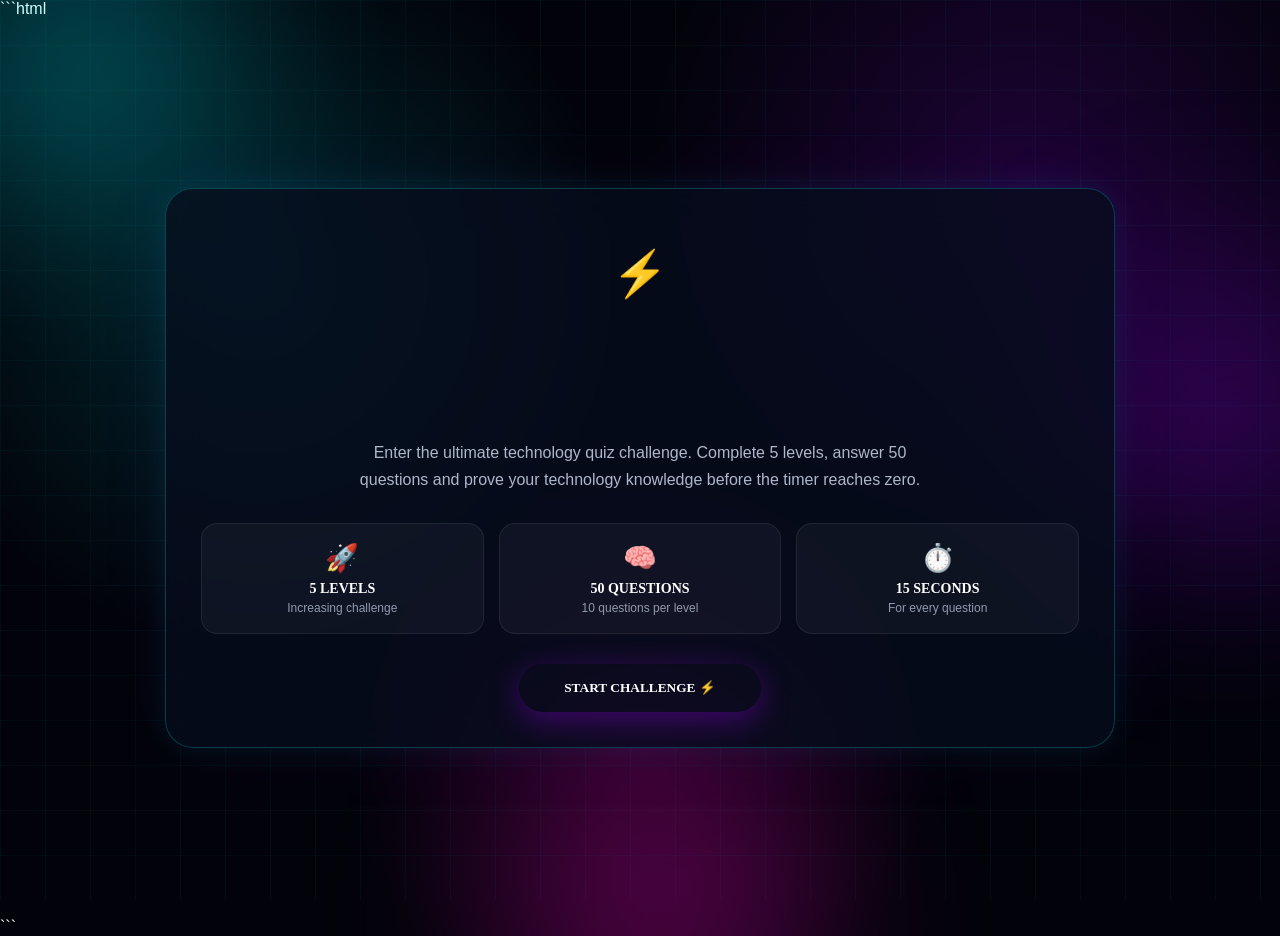
<file: index.html>
```html
<!DOCTYPE html>
<html lang="en">
<head>
    <meta charset="UTF-8">
    <meta name="viewport" content="width=device-width, initial-scale=1.0">

    <title>TechNova Quiz Challenge</title>

    <link rel="stylesheet" href="style.css">
</head>

<body>

    <!-- Background Effects -->
    <div class="orb orb1"></div>
    <div class="orb orb2"></div>
    <div class="orb orb3"></div>

    <div class="container">

        <!-- =========================
             START SCREEN
        ========================== -->
        <div class="card" id="startScreen">

            <div class="logo">⚡</div>

            <h1 class="main-title">
                TECHNOVA QUIZ
            </h1>

            <p class="subtitle">
                Enter the ultimate technology quiz challenge.
                Complete 5 levels, answer 50 questions and
                prove your technology knowledge before the
                timer reaches zero.
            </p>

            <div class="features">

                <div class="feature">
                    <div class="feature-icon">🚀</div>
                    <h3>5 LEVELS</h3>
                    <p>Increasing challenge</p>
                </div>

                <div class="feature">
                    <div class="feature-icon">🧠</div>
                    <h3>50 QUESTIONS</h3>
                    <p>10 questions per level</p>
                </div>

                <div class="feature">
                    <div class="feature-icon">⏱️</div>
                    <h3>15 SECONDS</h3>
                    <p>For every question</p>
                </div>

            </div>

            <button class="main-btn" onclick="startGame()">
                START CHALLENGE ⚡
            </button>

        </div>


        <!-- =========================
             QUIZ SCREEN
        ========================== -->
        <div class="card hidden" id="quizScreen">

            <div class="quiz-top">

                <div class="level-tag" id="levelDisplay">
                    LEVEL 1
                </div>

                <div class="score-tag">
                    SCORE:
                    <span id="scoreDisplay">0</span>
                </div>

            </div>


            <!-- Level Progress -->
            <div class="levels">

                <div class="level-dot current"></div>
                <div class="level-dot"></div>
                <div class="level-dot"></div>
                <div class="level-dot"></div>
                <div class="level-dot"></div>

            </div>


            <!-- Timer + Question Progress -->
            <div class="timer-section">

                <div class="timer-circle" id="timer">
                    15
                </div>

                <div class="progress-container">

                    <div class="question-number" id="questionNumber">
                        Question 1 / 10
                    </div>

                    <div class="progress-bar">
                        <div class="progress" id="progress"></div>
                    </div>

                </div>

            </div>


            <!-- Question -->
            <div class="question-box">

                <h2 class="question-title" id="question">
                    Question goes here
                </h2>

            </div>


            <!-- Answers -->
            <div class="answers" id="answers"></div>

        </div>


        <!-- =========================
             LEVEL COMPLETE
        ========================== -->
        <div class="card hidden" id="levelComplete">

            <div class="complete-icon">
                🏆
            </div>

            <h2 class="complete-title">
                LEVEL COMPLETE!
            </h2>

            <p class="complete-text" id="completeText">
                Excellent work!
            </p>

            <div class="level-score" id="levelScore">
                Score: 0
            </div>

            <button
                class="main-btn"
                id="nextLevelButton"
                onclick="nextLevel()">

                NEXT LEVEL 🚀

            </button>

        </div>


        <!-- =========================
             FINAL RESULT
        ========================== -->
        <div class="card hidden" id="finalScreen">

            <div class="complete-icon">
                👑
            </div>

            <h2 class="complete-title">
                QUIZ COMPLETED
            </h2>

            <div class="final-score" id="finalScore">
                0/50
            </div>

            <p class="final-message" id="finalMessage"></p>


            <div class="stats">

                <div class="stat">
                    <h3 id="correctStat">0</h3>
                    <p>CORRECT ANSWERS</p>
                </div>

                <div class="stat">
                    <h3 id="wrongStat">0</h3>
                    <p>WRONG ANSWERS</p>
                </div>

                <div class="stat">
                    <h3 id="accuracyStat">0%</h3>
                    <p>ACCURACY</p>
                </div>

            </div>


            <button
                class="main-btn"
                onclick="restartGame()">

                PLAY AGAIN 🔄

            </button>

        </div>

    </div>


    <!-- JavaScript -->
    <script src="script.js"></script>

</body>
</html>
```
</file>
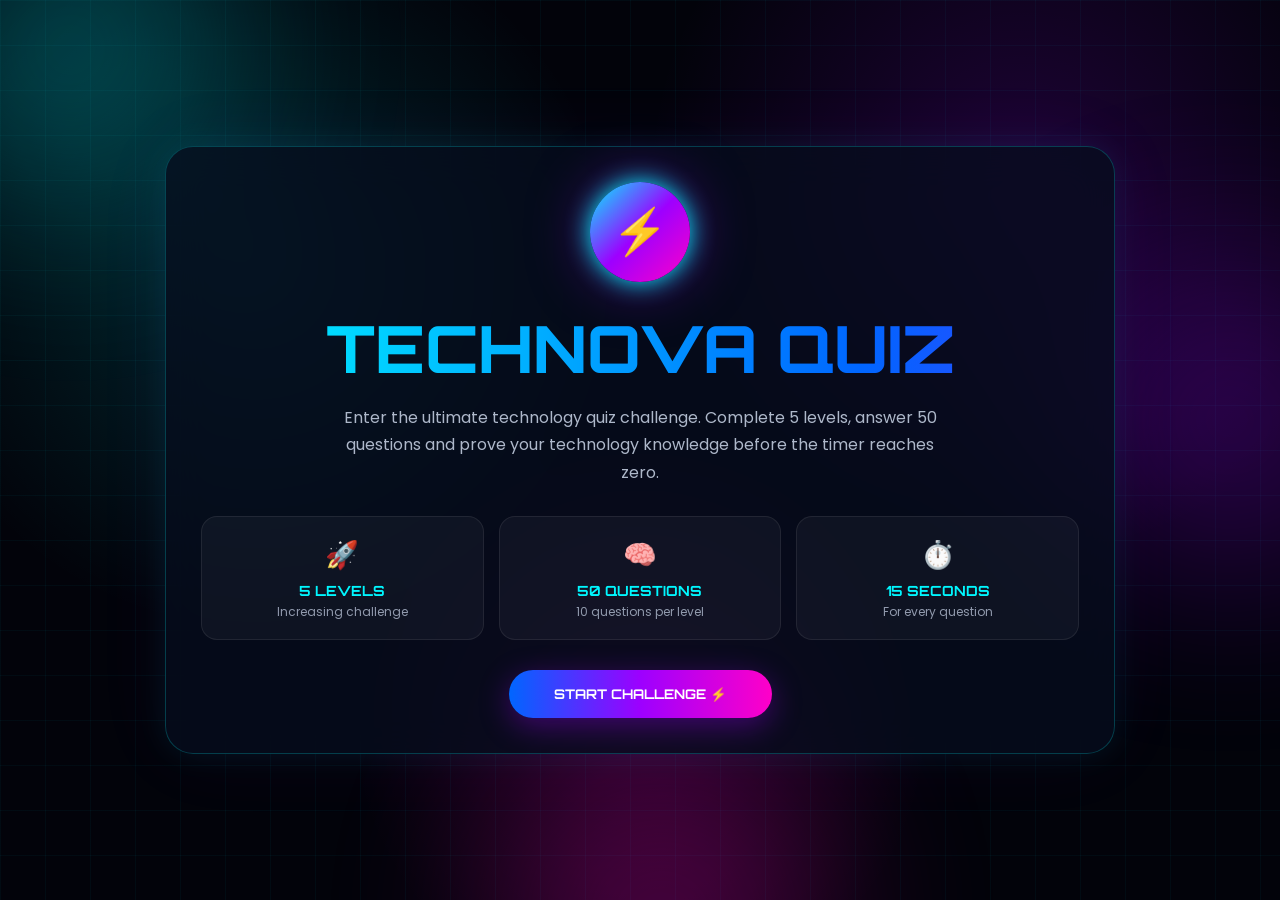
<file: quiz.html>
<!DOCTYPE html>
<html lang="en">
<head>
<meta charset="UTF-8">
<meta name="viewport" content="width=device-width, initial-scale=1.0">

<title>TechNova Quiz Challenge</title>

<style>

/* ================================
   GOOGLE FONT
================================ */
@import url('https://fonts.googleapis.com/css2?family=Orbitron:wght@400;500;600;700;800&family=Poppins:wght@300;400;500;600;700&display=swap');

/* ================================
   VARIABLES
================================ */
:root{
    --cyan:#00f7ff;
    --blue:#0066ff;
    --purple:#9d00ff;
    --pink:#ff00c8;
    --green:#00ff88;
    --yellow:#ffe600;
    --red:#ff3158;
    --dark:#02030a;
    --card:#09111f;
}

/* ================================
   BASIC RESET
================================ */
*{
    margin:0;
    padding:0;
    box-sizing:border-box;
}

body{
    min-height:100vh;
    font-family:'Poppins',sans-serif;
    background:
        radial-gradient(circle at 20% 30%,rgba(0,247,255,.15),transparent 30%),
        radial-gradient(circle at 80% 20%,rgba(157,0,255,.18),transparent 30%),
        radial-gradient(circle at 50% 80%,rgba(255,0,200,.13),transparent 30%),
        #02030a;

    color:white;
    overflow-x:hidden;
}

/* ================================
   ANIMATED GRID BACKGROUND
================================ */
body::before{
    content:"";
    position:fixed;
    inset:0;

    background-image:
        linear-gradient(rgba(0,247,255,.04) 1px,transparent 1px),
        linear-gradient(90deg,rgba(0,247,255,.04) 1px,transparent 1px);

    background-size:45px 45px;

    animation:gridMove 15s linear infinite;

    pointer-events:none;
}

@keyframes gridMove{
    from{
        transform:translateY(0);
    }

    to{
        transform:translateY(45px);
    }
}

/* ================================
   GLOWING ORBS
================================ */
.orb{
    position:fixed;
    width:300px;
    height:300px;
    border-radius:50%;
    filter:blur(100px);
    opacity:.3;
    pointer-events:none;
}

.orb1{
    background:#00f7ff;
    top:-100px;
    left:-80px;
    animation:orbMove1 10s infinite alternate;
}

.orb2{
    background:#9d00ff;
    right:-100px;
    top:30%;
    animation:orbMove2 12s infinite alternate;
}

.orb3{
    background:#ff00c8;
    left:40%;
    bottom:-170px;
}

@keyframes orbMove1{
    to{
        transform:translate(150px,150px);
    }
}

@keyframes orbMove2{
    to{
        transform:translate(-120px,80px);
    }
}

/* ================================
   MAIN CONTAINER
================================ */
.container{
    width:92%;
    max-width:950px;
    margin:auto;
    min-height:100vh;

    display:flex;
    justify-content:center;
    align-items:center;

    padding:30px 0;

    position:relative;
    z-index:5;
}

/* ================================
   GLASS CARD
================================ */
.card{
    width:100%;
    padding:35px;

    background:rgba(7,14,30,.78);

    border:1px solid rgba(0,247,255,.22);

    border-radius:28px;

    backdrop-filter:blur(20px);

    box-shadow:
        0 0 30px rgba(0,247,255,.08),
        0 0 80px rgba(157,0,255,.06);

    animation:cardEnter .6s ease;
}

@keyframes cardEnter{
    from{
        opacity:0;
        transform:translateY(30px) scale(.96);
    }

    to{
        opacity:1;
        transform:translateY(0) scale(1);
    }
}

/* ================================
   START SCREEN
================================ */
.logo{
    width:100px;
    height:100px;

    margin:0 auto 25px;

    border-radius:50%;

    display:flex;
    align-items:center;
    justify-content:center;

    font-size:45px;

    background:
        linear-gradient(135deg,var(--cyan),var(--purple),var(--pink));

    box-shadow:
        0 0 25px var(--cyan),
        0 0 60px rgba(157,0,255,.5);

    animation:logoFloat 3s ease-in-out infinite;
}

@keyframes logoFloat{
    50%{
        transform:translateY(-10px) rotate(5deg);
    }
}

.main-title{
    text-align:center;
    font-family:'Orbitron',sans-serif;
    font-size:clamp(32px,6vw,65px);
    font-weight:800;

    background:linear-gradient(
        90deg,
        var(--cyan),
        var(--blue),
        var(--purple),
        var(--pink),
        var(--cyan)
    );

    background-size:300%;

    -webkit-background-clip:text;
    color:transparent;

    animation:titleGradient 5s linear infinite;
}

@keyframes titleGradient{
    100%{
        background-position:300%;
    }
}

.subtitle{
    text-align:center;
    color:#aeb8ca;
    margin:15px auto 30px;
    max-width:600px;
    line-height:1.7;
}

/* ================================
   FEATURE BOXES
================================ */
.features{
    display:grid;
    grid-template-columns:repeat(3,1fr);
    gap:15px;
    margin:30px 0;
}

.feature{
    padding:18px 10px;
    background:rgba(255,255,255,.04);
    border:1px solid rgba(255,255,255,.08);
    border-radius:16px;
    text-align:center;
}

.feature-icon{
    font-size:27px;
    margin-bottom:7px;
}

.feature h3{
    font-family:'Orbitron';
    font-size:14px;
    color:var(--cyan);
}

.feature p{
    font-size:12px;
    color:#919aad;
    margin-top:4px;
}

/* ================================
   BUTTONS
================================ */
.main-btn{
    border:none;
    outline:none;

    display:block;

    margin:20px auto 0;

    padding:16px 45px;

    border-radius:50px;

    color:white;

    font-family:'Orbitron';
    font-weight:700;

    cursor:pointer;

    background:
        linear-gradient(
            90deg,
            var(--blue),
            var(--purple),
            var(--pink)
        );

    box-shadow:
        0 8px 30px rgba(157,0,255,.35);

    transition:.3s;
}

.main-btn:hover{
    transform:translateY(-4px) scale(1.04);

    box-shadow:
        0 0 20px var(--purple),
        0 0 40px rgba(255,0,200,.4);
}

/* ================================
   TOP QUIZ INFORMATION
================================ */
.quiz-top{
    display:flex;
    justify-content:space-between;
    align-items:center;
    gap:15px;
    margin-bottom:25px;
}

.level-tag,
.score-tag{
    padding:10px 18px;
    border-radius:30px;

    font-family:'Orbitron';
    font-size:13px;

    background:rgba(0,247,255,.08);

    border:1px solid rgba(0,247,255,.25);
}

.level-tag{
    color:var(--cyan);
}

.score-tag{
    color:var(--green);
}

/* ================================
   LEVEL BAR
================================ */
.levels{
    display:flex;
    gap:8px;
    margin-bottom:25px;
}

.level-dot{
    flex:1;
    height:7px;
    border-radius:20px;
    background:#162033;
}

.level-dot.completed{
    background:linear-gradient(90deg,var(--cyan),var(--purple));
    box-shadow:0 0 10px var(--cyan);
}

.level-dot.current{
    background:var(--pink);
    box-shadow:0 0 12px var(--pink);
}

/* ================================
   TIMER
================================ */
.timer-section{
    display:flex;
    align-items:center;
    gap:15px;

    margin-bottom:25px;
}

.timer-circle{
    width:65px;
    height:65px;
    min-width:65px;

    border-radius:50%;

    display:flex;
    justify-content:center;
    align-items:center;

    font-family:'Orbitron';
    font-size:20px;
    font-weight:800;

    border:4px solid var(--cyan);

    box-shadow:
        0 0 15px rgba(0,247,255,.35);
}

.timer-danger{
    color:var(--red) !important;

    border-color:var(--red) !important;

    box-shadow:
        0 0 20px rgba(255,49,88,.5) !important;

    animation:pulseTimer .6s infinite alternate;
}

@keyframes pulseTimer{
    to{
        transform:scale(1.08);
    }
}

.progress-container{
    flex:1;
}

.question-number{
    font-size:13px;
    color:#8994aa;
    margin-bottom:7px;
}

.progress-bar{
    width:100%;
    height:10px;
    background:#151e30;
    border-radius:20px;
    overflow:hidden;
}

.progress{
    height:100%;

    background:
        linear-gradient(
            90deg,
            var(--cyan),
            var(--blue),
            var(--purple),
            var(--pink)
        );

    border-radius:20px;

    transition:.4s;
}

/* ================================
   QUESTION
================================ */
.question-box{
    margin:25px 0;
}

.question-title{
    font-family:'Orbitron';
    line-height:1.5;
    font-size:clamp(18px,3vw,25px);
}

/* ================================
   ANSWERS
================================ */
.answers{
    display:grid;
    grid-template-columns:1fr 1fr;
    gap:15px;
}

.answer-btn{
    min-height:80px;

    padding:17px;

    border:1px solid rgba(0,247,255,.15);

    background:rgba(255,255,255,.045);

    border-radius:18px;

    color:#e8ecf5;

    text-align:left;

    cursor:pointer;

    font-size:15px;

    display:flex;
    align-items:center;
    gap:13px;

    transition:.25s;
}

.answer-btn:hover{
    transform:translateY(-3px);

    border-color:var(--cyan);

    background:rgba(0,247,255,.08);

    box-shadow:0 8px 25px rgba(0,247,255,.08);
}

.answer-letter{
    width:38px;
    height:38px;
    min-width:38px;

    border-radius:10px;

    display:flex;
    align-items:center;
    justify-content:center;

    font-family:'Orbitron';
    font-weight:bold;

    background:linear-gradient(
        135deg,
        var(--blue),
        var(--purple)
    );
}

.answer-btn.correct{
    background:rgba(0,255,136,.15);
    border-color:var(--green);
    box-shadow:0 0 20px rgba(0,255,136,.2);
}

.answer-btn.wrong{
    background:rgba(255,49,88,.15);
    border-color:var(--red);
    box-shadow:0 0 20px rgba(255,49,88,.2);
}

/* ================================
   LEVEL COMPLETE
================================ */
.complete-icon{
    font-size:80px;
    text-align:center;
    animation:trophy 2s infinite alternate;
}

@keyframes trophy{
    to{
        transform:scale(1.12) rotate(5deg);
    }
}

.complete-title{
    font-family:'Orbitron';
    text-align:center;
    font-size:35px;
    margin:15px 0;

    color:var(--yellow);
}

.complete-text{
    text-align:center;
    color:#aeb7c7;
}

.level-score{
    text-align:center;
    font-size:25px;
    font-family:'Orbitron';
    color:var(--cyan);
    margin:25px;
}

/* ================================
   FINAL SCREEN
================================ */
.final-score{
    font-family:'Orbitron';
    text-align:center;
    font-size:clamp(50px,10vw,90px);

    background:
        linear-gradient(90deg,var(--cyan),var(--pink));

    -webkit-background-clip:text;
    color:transparent;
}

.final-message{
    text-align:center;
    margin:15px 0;
    color:#aab5c6;
}

.stats{
    display:grid;
    grid-template-columns:repeat(3,1fr);
    gap:12px;
    margin:30px 0;
}

.stat{
    background:rgba(255,255,255,.04);
    border:1px solid rgba(255,255,255,.08);
    border-radius:17px;
    padding:18px;
    text-align:center;
}

.stat h3{
    color:var(--cyan);
    font-family:'Orbitron';
    font-size:25px;
}

.stat p{
    color:#8893a5;
    font-size:12px;
    margin-top:5px;
}

/* ================================
   HIDDEN
================================ */
.hidden{
    display:none !important;
}

/* ================================
   MOBILE
================================ */
@media(max-width:700px){

    .card{
        padding:23px 17px;
    }

    .answers{
        grid-template-columns:1fr;
    }

    .features{
        grid-template-columns:1fr;
    }

    .stats{
        grid-template-columns:1fr;
    }

    .quiz-top{
        flex-direction:column;
        align-items:stretch;
    }

    .level-tag,
    .score-tag{
        text-align:center;
    }

}

</style>
</head>

<body>

<!-- Background glowing effects -->
<div class="orb orb1"></div>
<div class="orb orb2"></div>
<div class="orb orb3"></div>

<div class="container">

<!-- ======================================
     START SCREEN
====================================== -->
<div class="card" id="startScreen">

    <div class="logo">⚡</div>

    <h1 class="main-title">
        TECHNOVA QUIZ
    </h1>

    <p class="subtitle">
        Enter the ultimate technology quiz challenge.
        Complete 5 levels, answer 50 questions and prove
        your technology knowledge before the timer reaches zero.
    </p>

    <div class="features">

        <div class="feature">
            <div class="feature-icon">🚀</div>
            <h3>5 LEVELS</h3>
            <p>Increasing challenge</p>
        </div>

        <div class="feature">
            <div class="feature-icon">🧠</div>
            <h3>50 QUESTIONS</h3>
            <p>10 questions per level</p>
        </div>

        <div class="feature">
            <div class="feature-icon">⏱️</div>
            <h3>15 SECONDS</h3>
            <p>For every question</p>
        </div>

    </div>

    <button class="main-btn" onclick="startGame()">
        START CHALLENGE ⚡
    </button>

</div>


<!-- ======================================
     QUIZ SCREEN
====================================== -->
<div class="card hidden" id="quizScreen">

    <div class="quiz-top">

        <div class="level-tag" id="levelDisplay">
            LEVEL 1
        </div>

        <div class="score-tag">
            SCORE:
            <span id="scoreDisplay">0</span>
        </div>

    </div>

    <div class="levels">

        <div class="level-dot current"></div>
        <div class="level-dot"></div>
        <div class="level-dot"></div>
        <div class="level-dot"></div>
        <div class="level-dot"></div>

    </div>

    <div class="timer-section">

        <div class="timer-circle" id="timer">
            15
        </div>

        <div class="progress-container">

            <div class="question-number" id="questionNumber">
                Question 1 / 10
            </div>

            <div class="progress-bar">
                <div class="progress" id="progress"></div>
            </div>

        </div>

    </div>

    <div class="question-box">

        <h2 class="question-title" id="question">
            Question goes here
        </h2>

    </div>

    <div class="answers" id="answers"></div>

</div>


<!-- ======================================
     LEVEL COMPLETE SCREEN
====================================== -->
<div class="card hidden" id="levelComplete">

    <div class="complete-icon">🏆</div>

    <h2 class="complete-title">
        LEVEL COMPLETE!
    </h2>

    <p class="complete-text" id="completeText">
        Excellent work!
    </p>

    <div class="level-score" id="levelScore">
        Score: 0
    </div>

    <button
        class="main-btn"
        id="nextLevelButton"
        onclick="nextLevel()">

        NEXT LEVEL 🚀

    </button>

</div>


<!-- ======================================
     FINAL SCREEN
====================================== -->
<div class="card hidden" id="finalScreen">

    <div class="complete-icon">👑</div>

    <h2 class="complete-title">
        QUIZ COMPLETED
    </h2>

    <div class="final-score" id="finalScore">
        0/50
    </div>

    <p class="final-message" id="finalMessage"></p>

    <div class="stats">

        <div class="stat">
            <h3 id="correctStat">0</h3>
            <p>CORRECT ANSWERS</p>
        </div>

        <div class="stat">
            <h3 id="wrongStat">0</h3>
            <p>WRONG ANSWERS</p>
        </div>

        <div class="stat">
            <h3 id="accuracyStat">0%</h3>
            <p>ACCURACY</p>
        </div>

    </div>

    <button class="main-btn" onclick="restartGame()">
        PLAY AGAIN 🔄
    </button>

</div>

</div>


<script>

/* ========================================
   QUIZ QUESTIONS

   answer: 0 = first option
   answer: 1 = second option
   answer: 2 = third option
   answer: 3 = fourth option
======================================== */

const quizData = [

/* ========================================
   LEVEL 1
======================================== */

[
{
question:"What does CPU stand for?",
options:[
"Central Processing Unit",
"Computer Personal Unit",
"Central Program Utility",
"Computer Processing User"
],
answer:0
},

{
question:"Which device is mainly used to type text into a computer?",
options:[
"Monitor",
"Keyboard",
"Printer",
"Speaker"
],
answer:1
},

{
question:"Which of these is an operating system?",
options:[
"Windows",
"Google",
"Intel",
"HTML"
],
answer:0
},

{
question:"What does WWW stand for?",
options:[
"World Wide Web",
"Web World Wire",
"World Web Window",
"Wide World Website"
],
answer:0
},

{
question:"Which device displays information from a computer?",
options:[
"Keyboard",
"Mouse",
"Monitor",
"Microphone"
],
answer:2
},

{
question:"Which company developed the Windows operating system?",
options:[
"Apple",
"Microsoft",
"Samsung",
"Intel"
],
answer:1
},

{
question:"Which technology is commonly used for wireless internet?",
options:[
"HDMI",
"USB",
"Wi-Fi",
"VGA"
],
answer:2
},

{
question:"Which device is commonly used to move the pointer on a computer?",
options:[
"Mouse",
"Scanner",
"Printer",
"Speaker"
],
answer:0
},

{
question:"What is the brain of a computer commonly called?",
options:[
"RAM",
"CPU",
"SSD",
"Keyboard"
],
answer:1
},

{
question:"Which one is a web browser?",
options:[
"Chrome",
"Excel",
"Windows",
"Photoshop"
],
answer:0
}
],

/* ========================================
   LEVEL 2
======================================== */

[
{
question:"What does RAM stand for?",
options:[
"Random Access Memory",
"Rapid Action Machine",
"Read Access Module",
"Remote Access Memory"
],
answer:0
},

{
question:"Which language is mainly used to structure web pages?",
options:[
"Python",
"HTML",
"Java",
"C++"
],
answer:1
},

{
question:"What does USB stand for?",
options:[
"Universal Serial Bus",
"United System Board",
"Universal Storage Box",
"User Serial Base"
],
answer:0
},

{
question:"Which of these is a search engine?",
options:[
"Google",
"WhatsApp",
"Windows",
"Bluetooth"
],
answer:0
},

{
question:"Which storage device generally has no moving mechanical parts?",
options:[
"SSD",
"DVD",
"Floppy Disk",
"Magnetic Tape"
],
answer:0
},

{
question:"What does URL stand for?",
options:[
"Universal Read Link",
"Uniform Resource Locator",
"User Resource Line",
"Unified Routing Link"
],
answer:1
},

{
question:"Which technology allows nearby devices to communicate wirelessly over short distances?",
options:[
"Bluetooth",
"Ethernet",
"HDMI",
"VGA"
],
answer:0
},

{
question:"Which company created the Android operating system before it was acquired by Google?",
options:[
"Android Inc.",
"Microsoft",
"IBM",
"Nokia"
],
answer:0
},

{
question:"What type of device is a printer?",
options:[
"Input device",
"Output device",
"Storage device",
"Processing device"
],
answer:1
},

{
question:"What does AI stand for?",
options:[
"Automatic Internet",
"Artificial Intelligence",
"Advanced Interface",
"Artificial Internet"
],
answer:1
}
],

/* ========================================
   LEVEL 3
======================================== */

[
{
question:"Which programming language is widely used for artificial intelligence and data science?",
options:[
"Python",
"HTML",
"CSS",
"XML"
],
answer:0
},

{
question:"What does IP stand for in computer networking?",
options:[
"Internet Protocol",
"Internal Program",
"Internet Processor",
"Information Port"
],
answer:0
},

{
question:"Which protocol is commonly used for secure websites?",
options:[
"HTTP",
"HTTPS",
"FTP",
"SMTP"
],
answer:1
},

{
question:"What is cloud computing?",
options:[
"Computing only during rainy weather",
"Using remote internet-based computing resources",
"Repairing computer hardware",
"Connecting only two computers"
],
answer:1
},

{
question:"Which component stores data temporarily while programs are running?",
options:[
"RAM",
"SSD",
"Hard Disk",
"DVD"
],
answer:0
},

{
question:"What is the main role of a firewall?",
options:[
"Increase monitor brightness",
"Protect a network from unauthorized access",
"Charge a computer battery",
"Improve speaker sound"
],
answer:1
},

{
question:"Which of these is a programming language?",
options:[
"Python",
"Chrome",
"Windows",
"Wi-Fi"
],
answer:0
},

{
question:"Which unit is commonly used to measure processor clock frequency?",
options:[
"Gigahertz",
"Gigabyte",
"Megapixel",
"Volt"
],
answer:0
},

{
question:"What is phishing?",
options:[
"A cyberattack designed to trick users into revealing information",
"A computer cooling technique",
"A programming method",
"A file compression method"
],
answer:0
},

{
question:"Which technology enables digital currencies such as Bitcoin to record transactions?",
options:[
"Bluetooth",
"Blockchain",
"HTML",
"GPS"
],
answer:1
}
],

/* ========================================
   LEVEL 4
======================================== */

[
{
question:"What does IoT stand for?",
options:[
"Internet of Things",
"Interface of Technology",
"Internet of Telephones",
"Input of Technology"
],
answer:0
},

{
question:"Which system allows computers to translate domain names into IP addresses?",
options:[
"DNS",
"USB",
"GPU",
"HTML"
],
answer:0
},

{
question:"What is a GPU mainly designed to process efficiently?",
options:[
"Graphics and highly parallel calculations",
"Keyboard input only",
"Internet passwords",
"Printed documents"
],
answer:0
},

{
question:"Which HTTP status code commonly means 'Page Not Found'?",
options:[
"200",
"301",
"404",
"500"
],
answer:2
},

{
question:"What is machine learning?",
options:[
"A method enabling computers to learn patterns from data",
"A mechanical keyboard design",
"A type of computer monitor",
"A wired networking standard"
],
answer:0
},

{
question:"Which company originally developed the Java programming language?",
options:[
"Sun Microsystems",
"Apple",
"Intel",
"Adobe"
],
answer:0
},

{
question:"What does SQL commonly help developers do?",
options:[
"Manage and query relational databases",
"Create physical computer chips",
"Increase internet signal strength",
"Repair monitors"
],
answer:0
},

{
question:"Which device forwards data packets between different networks?",
options:[
"Router",
"Keyboard",
"Scanner",
"Monitor"
],
answer:0
},

{
question:"What is encryption primarily used for?",
options:[
"Protecting information by transforming it into a coded form",
"Increasing screen size",
"Cooling a processor",
"Printing documents"
],
answer:0
},

{
question:"Which number system is fundamentally used by digital computers?",
options:[
"Decimal",
"Binary",
"Roman",
"Octal only"
],
answer:1
}
],

/* ========================================
   LEVEL 5
======================================== */

[
{
question:"How many bits are in one byte?",
options:[
"4",
"8",
"16",
"32"
],
answer:1
},

{
question:"What is the binary representation of decimal number 10?",
options:[
"1010",
"1001",
"1110",
"1100"
],
answer:0
},

{
question:"What does API stand for?",
options:[
"Application Programming Interface",
"Advanced Program Internet",
"Application Processing Input",
"Automated Programming Internet"
],
answer:0
},

{
question:"Which data structure follows the LIFO principle?",
options:[
"Queue",
"Stack",
"Tree",
"Graph"
],
answer:1
},

{
question:"Which data structure normally follows the FIFO principle?",
options:[
"Stack",
"Queue",
"Tree",
"Hash"
],
answer:1
},

{
question:"What is Git primarily used for?",
options:[
"Version control",
"Video editing",
"Hardware repair",
"Wi-Fi encryption"
],
answer:0
},

{
question:"Which part of an operating system manages core hardware and system resources?",
options:[
"Kernel",
"Browser",
"Compiler",
"Spreadsheet"
],
answer:0
},

{
question:"What does JSON stand for?",
options:[
"JavaScript Object Notation",
"Java Source Object Network",
"Java System Output Name",
"Joined Script Object Node"
],
answer:0
},

{
question:"Which algorithmic search method repeatedly halves a sorted search interval?",
options:[
"Linear Search",
"Binary Search",
"Depth-First Search",
"Bubble Sort"
],
answer:1
},

{
question:"What does IDE stand for in software development?",
options:[
"Integrated Development Environment",
"Internet Development Engine",
"Internal Data Environment",
"Integrated Digital Equipment"
],
answer:0
}

]

];


/* ========================================
   GAME VARIABLES
======================================== */

let currentLevel = 0;
let currentQuestion = 0;

let score = 0;
let correctAnswers = 0;
let wrongAnswers = 0;

let levelStartScore = 0;

let timeLeft = 15;

let timerInterval;

let answered = false;


/* ========================================
   HTML ELEMENTS
======================================== */

const startScreen =
document.getElementById("startScreen");

const quizScreen =
document.getElementById("quizScreen");

const levelCompleteScreen =
document.getElementById("levelComplete");

const finalScreen =
document.getElementById("finalScreen");

const questionElement =
document.getElementById("question");

const answersElement =
document.getElementById("answers");

const timerElement =
document.getElementById("timer");

const scoreDisplay =
document.getElementById("scoreDisplay");

const levelDisplay =
document.getElementById("levelDisplay");

const questionNumber =
document.getElementById("questionNumber");

const progress =
document.getElementById("progress");


/* ========================================
   START GAME
======================================== */

function startGame(){

    startScreen.classList.add("hidden");

    quizScreen.classList.remove("hidden");

    currentLevel = 0;
    currentQuestion = 0;

    score = 0;

    correctAnswers = 0;
    wrongAnswers = 0;

    levelStartScore = 0;

    updateLevelIndicators();

    loadQuestion();

}


/* ========================================
   LOAD QUESTION
======================================== */

function loadQuestion(){

    clearInterval(timerInterval);

    answered = false;

    const questionData =
        quizData[currentLevel][currentQuestion];

    levelDisplay.textContent =
        `LEVEL ${currentLevel + 1}`;

    scoreDisplay.textContent =
        score;

    questionNumber.textContent =
        `Question ${currentQuestion + 1} / 10`;

    progress.style.width =
        `${((currentQuestion + 1) / 10) * 100}%`;

    questionElement.textContent =
        questionData.question;

    answersElement.innerHTML = "";

    const letters = ["A","B","C","D"];

    questionData.options.forEach((option,index)=>{

        const button =
            document.createElement("button");

        button.className =
            "answer-btn";

        button.innerHTML = `
            <span class="answer-letter">
                ${letters[index]}
            </span>

            <span>
                ${option}
            </span>
        `;

        button.onclick = () =>
            selectAnswer(index,button);

        answersElement.appendChild(button);

    });

    startTimer();

}


/* ========================================
   TIMER
======================================== */

function startTimer(){

    timeLeft = 15;

    timerElement.textContent =
        timeLeft;

    timerElement.classList.remove(
        "timer-danger"
    );

    timerInterval =
        setInterval(()=>{

            timeLeft--;

            timerElement.textContent =
                timeLeft;

            if(timeLeft <= 5){

                timerElement.classList.add(
                    "timer-danger"
                );

            }

            if(timeLeft <= 0){

                clearInterval(timerInterval);

                timeUp();

            }

        },1000);

}


/* ========================================
   SELECT ANSWER
======================================== */

function selectAnswer(
    selectedIndex,
    selectedButton
){

    if(answered) return;

    answered = true;

    clearInterval(timerInterval);

    const questionData =
        quizData[currentLevel][currentQuestion];

    const buttons =
        document.querySelectorAll(
            ".answer-btn"
        );

    buttons.forEach(button=>{

        button.disabled = true;

    });

    if(
        selectedIndex ===
        questionData.answer
    ){

        selectedButton.classList.add(
            "correct"
        );

        /*
        100 base points +
        remaining time bonus
        */

        score += 100 + timeLeft * 5;

        correctAnswers++;

    }

    else{

        selectedButton.classList.add(
            "wrong"
        );

        buttons[
            questionData.answer
        ].classList.add("correct");

        wrongAnswers++;

    }

    scoreDisplay.textContent =
        score;

    setTimeout(()=>{

        nextQuestion();

    },1100);

}


/* ========================================
   TIME UP
======================================== */

function timeUp(){

    if(answered) return;

    answered = true;

    wrongAnswers++;

    const questionData =
        quizData[currentLevel][currentQuestion];

    const buttons =
        document.querySelectorAll(
            ".answer-btn"
        );

    buttons.forEach(button=>{

        button.disabled = true;

    });

    buttons[
        questionData.answer
    ].classList.add("correct");

    setTimeout(()=>{

        nextQuestion();

    },1100);

}


/* ========================================
   NEXT QUESTION
======================================== */

function nextQuestion(){

    currentQuestion++;

    if(
        currentQuestion <
        quizData[currentLevel].length
    ){

        loadQuestion();

    }

    else{

        showLevelComplete();

    }

}


/* ========================================
   LEVEL COMPLETED
======================================== */

function showLevelComplete(){

    quizScreen.classList.add("hidden");

    levelCompleteScreen.classList.remove(
        "hidden"
    );

    const earnedScore =
        score - levelStartScore;

    document.getElementById(
        "levelScore"
    ).textContent =
        `Level Score: ${earnedScore}`;

    document.getElementById(
        "completeText"
    ).textContent =
        `You completed Level ${
            currentLevel + 1
        }!`;

    const nextButton =
        document.getElementById(
            "nextLevelButton"
        );

    if(currentLevel === 4){

        nextButton.textContent =
            "VIEW FINAL RESULT 👑";

    }

    else{

        nextButton.textContent =
            `UNLOCK LEVEL ${
                currentLevel + 2
            } 🚀`;

    }

    updateLevelIndicators();

}


/* ========================================
   NEXT LEVEL
======================================== */

function nextLevel(){

    levelCompleteScreen.classList.add(
        "hidden"
    );

    if(currentLevel === 4){

        showFinalResult();

        return;

    }

    currentLevel++;

    currentQuestion = 0;

    levelStartScore = score;

    quizScreen.classList.remove(
        "hidden"
    );

    updateLevelIndicators();

    loadQuestion();

}


/* ========================================
   LEVEL INDICATORS
======================================== */

function updateLevelIndicators(){

    const dots =
        document.querySelectorAll(
            ".level-dot"
        );

    dots.forEach((dot,index)=>{

        dot.classList.remove(
            "current",
            "completed"
        );

        if(index < currentLevel){

            dot.classList.add(
                "completed"
            );

        }

        else if(
            index === currentLevel
        ){

            dot.classList.add(
                "current"
            );

        }

    });

}


/* ========================================
   FINAL RESULT
======================================== */

function showFinalResult(){

    finalScreen.classList.remove(
        "hidden"
    );

    document.getElementById(
        "finalScore"
    ).textContent =
        `${correctAnswers}/50`;

    document.getElementById(
        "correctStat"
    ).textContent =
        correctAnswers;

    document.getElementById(
        "wrongStat"
    ).textContent =
        wrongAnswers;

    const accuracy =
        Math.round(
            (correctAnswers / 50) * 100
        );

    document.getElementById(
        "accuracyStat"
    ).textContent =
        accuracy + "%";

    const message =
        document.getElementById(
            "finalMessage"
        );

    if(accuracy >= 90){

        message.textContent =
            "🏆 Outstanding! You are a true Tech Master!";

    }

    else if(accuracy >= 75){

        message.textContent =
            "🚀 Excellent performance! Your technology knowledge is impressive.";

    }

    else if(accuracy >= 60){

        message.textContent =
            "⚡ Good job! Keep learning and improving your technology skills.";

    }

    else if(accuracy >= 40){

        message.textContent =
            "💡 Nice attempt! Practice more and try the challenge again.";

    }

    else{

        message.textContent =
            "🌱 Every expert starts somewhere. Learn, retry and level up!";

    }

}


/* ========================================
   RESTART
======================================== */

function restartGame(){

    finalScreen.classList.add(
        "hidden"
    );

    currentLevel = 0;
    currentQuestion = 0;

    score = 0;

    correctAnswers = 0;
    wrongAnswers = 0;

    levelStartScore = 0;

    quizScreen.classList.remove(
        "hidden"
    );

    updateLevelIndicators();

    loadQuestion();

}

</script>

</body>
</html>
</file>
<file: style.css>
```css
/* =====================================
   GOOGLE FONTS
===================================== */

@import url('https://fonts.googleapis.com/css2?family=Orbitron:wght@400;500;600;700;800&family=Poppins:wght@300;400;500;600;700&display=swap');


/* =====================================
   VARIABLES
===================================== */

:root {
    --cyan: #00f7ff;
    --blue: #0066ff;
    --purple: #9d00ff;
    --pink: #ff00c8;
    --green: #00ff88;
    --yellow: #ffe600;
    --red: #ff3158;

    --dark: #02030a;
    --card: #09111f;
}


/* =====================================
   RESET
===================================== */

* {
    margin: 0;
    padding: 0;
    box-sizing: border-box;
}


/* =====================================
   BODY
===================================== */

body {
    min-height: 100vh;

    font-family: 'Poppins', sans-serif;

    color: white;

    overflow-x: hidden;

    background:
        radial-gradient(
            circle at 20% 30%,
            rgba(0, 247, 255, 0.15),
            transparent 30%
        ),
        radial-gradient(
            circle at 80% 20%,
            rgba(157, 0, 255, 0.18),
            transparent 30%
        ),
        radial-gradient(
            circle at 50% 80%,
            rgba(255, 0, 200, 0.13),
            transparent 30%
        ),
        #02030a;
}


/* =====================================
   ANIMATED GRID
===================================== */

body::before {
    content: "";

    position: fixed;

    inset: 0;

    background-image:
        linear-gradient(
            rgba(0, 247, 255, 0.04) 1px,
            transparent 1px
        ),
        linear-gradient(
            90deg,
            rgba(0, 247, 255, 0.04) 1px,
            transparent 1px
        );

    background-size: 45px 45px;

    animation: gridMove 15s linear infinite;

    pointer-events: none;
}


@keyframes gridMove {

    from {
        transform: translateY(0);
    }

    to {
        transform: translateY(45px);
    }

}


/* =====================================
   GLOWING ORBS
===================================== */

.orb {
    position: fixed;

    width: 300px;
    height: 300px;

    border-radius: 50%;

    filter: blur(100px);

    opacity: 0.3;

    pointer-events: none;
}


.orb1 {
    background: #00f7ff;

    top: -100px;
    left: -80px;

    animation: orbMove1 10s infinite alternate;
}


.orb2 {
    background: #9d00ff;

    right: -100px;
    top: 30%;

    animation: orbMove2 12s infinite alternate;
}


.orb3 {
    background: #ff00c8;

    left: 40%;
    bottom: -170px;
}


@keyframes orbMove1 {

    to {
        transform: translate(150px, 150px);
    }

}


@keyframes orbMove2 {

    to {
        transform: translate(-120px, 80px);
    }

}


/* =====================================
   MAIN CONTAINER
===================================== */

.container {
    width: 92%;

    max-width: 950px;

    margin: auto;

    min-height: 100vh;

    display: flex;

    justify-content: center;

    align-items: center;

    padding: 30px 0;

    position: relative;

    z-index: 5;
}


/* =====================================
   GLASS CARD
===================================== */

.card {
    width: 100%;

    padding: 35px;

    background: rgba(7, 14, 30, 0.78);

    border: 1px solid rgba(0, 247, 255, 0.22);

    border-radius: 28px;

    backdrop-filter: blur(20px);

    box-shadow:
        0 0 30px rgba(0, 247, 255, 0.08),
        0 0 80px rgba(157, 0, 255, 0.06);

    animation: cardEnter 0.6s ease;
}


@keyframes cardEnter {

    from {
        opacity: 0;

        transform:
            translateY(30px)
            scale(0.96);
    }

    to {
        opacity: 1;

        transform:
            translateY(0)
            scale(1);
    }

}


/* =====================================
   LOGO
===================================== */

.logo {
    width: 100px;
    height: 100px;

    margin: 0 auto 25px;

    border-radius: 50%;

    display: flex;

    align-items: center;

    justify-content: center;

    font-size: 45px;

    background:
        linear-gradient(
            135deg,
            var(--cyan),
            var(--purple),
            var(--pink)
        );

    box-shadow:
        0 0 25px var(--cyan),
        0 0 60px rgba(157, 0, 255, 0.5);

    animation: logoFloat 3s ease-in-out infinite;
}


@keyframes logoFloat {

    50% {
        transform:
            translateY(-10px)
            rotate(5deg);
    }

}


/* =====================================
   MAIN TITLE
===================================== */

.main-title {
    text-align: center;

    font-family: 'Orbitron', sans-serif;

    font-size: clamp(32px, 6vw, 65px);

    font-weight: 800;

    background:
        linear-gradient(
            90deg,
            var(--cyan),
            var(--blue),
            var(--purple),
            var(--pink),
            var(--cyan)
        );

    background-size: 300%;

    -webkit-background-clip: text;

    color: transparent;

    animation: titleGradient 5s linear infinite;
}


@keyframes titleGradient {

    100% {
        background-position: 300%;
    }

}


/* =====================================
   SUBTITLE
===================================== */

.subtitle {
    text-align: center;

    color: #aeb8ca;

    margin: 15px auto 30px;

    max-width: 600px;

    line-height: 1.7;
}


/* =====================================
   FEATURES
===================================== */

.features {
    display: grid;

    grid-template-columns:
        repeat(3, 1fr);

    gap: 15px;

    margin: 30px 0;
}


.feature {
    padding: 18px 10px;

    background:
        rgba(255, 255, 255, 0.04);

    border:
        1px solid
        rgba(255, 255, 255, 0.08);

    border-radius: 16px;

    text-align: center;
}


.feature-icon {
    font-size: 27px;

    margin-bottom: 7px;
}


.feature h3 {
    font-family: 'Orbitron';

    font-size: 14px;

    color: var(--cyan);
}


.feature p {
    font-size: 12px;

    color: #919aad;

    margin-top: 4px;
}


/* =====================================
   BUTTON
===================================== */

.main-btn {
    border: none;

    outline: none;

    display: block;

    margin: 20px auto 0;

    padding: 16px 45px;

    border-radius: 50px;

    color: white;

    font-family: 'Orbitron';

    font-weight: 700;

    cursor: pointer;

    background:
        linear-gradient(
            90deg,
            var(--blue),
            var(--purple),
            var(--pink)
        );

    box-shadow:
        0 8px 30px
        rgba(157, 0, 255, 0.35);

    transition: 0.3s;
}


.main-btn:hover {
    transform:
        translateY(-4px)
        scale(1.04);

    box-shadow:
        0 0 20px var(--purple),
        0 0 40px rgba(255, 0, 200, 0.4);
}


/* =====================================
   QUIZ TOP
===================================== */

.quiz-top {
    display: flex;

    justify-content: space-between;

    align-items: center;

    gap: 15px;

    margin-bottom: 25px;
}


.level-tag,
.score-tag {
    padding: 10px 18px;

    border-radius: 30px;

    font-family: 'Orbitron';

    font-size: 13px;

    background:
        rgba(0, 247, 255, 0.08);

    border:
        1px solid
        rgba(0, 247, 255, 0.25);
}


.level-tag {
    color: var(--cyan);
}


.score-tag {
    color: var(--green);
}


/* =====================================
   LEVEL INDICATORS
===================================== */

.levels {
    display: flex;

    gap: 8px;

    margin-bottom: 25px;
}


.level-dot {
    flex: 1;

    height: 7px;

    border-radius: 20px;

    background: #162033;
}


.level-dot.completed {
    background:
        linear-gradient(
            90deg,
            var(--cyan),
            var(--purple)
        );

    box-shadow:
        0 0 10px var(--cyan);
}


.level-dot.current {
    background: var(--pink);

    box-shadow:
        0 0 12px var(--pink);
}


/* =====================================
   TIMER
===================================== */

.timer-section {
    display: flex;

    align-items: center;

    gap: 15px;

    margin-bottom: 25px;
}


.timer-circle {
    width: 65px;
    height: 65px;

    min-width: 65px;

    border-radius: 50%;

    display: flex;

    justify-content: center;

    align-items: center;

    font-family: 'Orbitron';

    font-size: 20px;

    font-weight: 800;

    border:
        4px solid
        var(--cyan);

    box-shadow:
        0 0 15px
        rgba(0, 247, 255, 0.35);
}


.timer-danger {
    color: var(--red) !important;

    border-color: var(--red) !important;

    box-shadow:
        0 0 20px
        rgba(255, 49, 88, 0.5) !important;

    animation:
        pulseTimer
        0.6s infinite alternate;
}


@keyframes pulseTimer {

    to {
        transform: scale(1.08);
    }

}


/* =====================================
   QUESTION PROGRESS
===================================== */

.progress-container {
    flex: 1;
}


.question-number {
    font-size: 13px;

    color: #8994aa;

    margin-bottom: 7px;
}


.progress-bar {
    width: 100%;

    height: 10px;

    background: #151e30;

    border-radius: 20px;

    overflow: hidden;
}


.progress {
    height: 100%;

    background:
        linear-gradient(
            90deg,
            var(--cyan),
            var(--blue),
            var(--purple),
            var(--pink)
        );

    border-radius: 20px;

    transition: 0.4s;
}


/* =====================================
   QUESTION
===================================== */

.question-box {
    margin: 25px 0;
}


.question-title {
    font-family: 'Orbitron';

    line-height: 1.5;

    font-size:
        clamp(18px, 3vw, 25px);
}


/* =====================================
   ANSWERS
===================================== */

.answers {
    display: grid;

    grid-template-columns:
        1fr 1fr;

    gap: 15px;
}


.answer-btn {
    min-height: 80px;

    padding: 17px;

    border:
        1px solid
        rgba(0, 247, 255, 0.15);

    background:
        rgba(255, 255, 255, 0.045);

    border-radius: 18px;

    color: #e8ecf5;

    text-align: left;

    cursor: pointer;

    font-size: 15px;

    display: flex;

    align-items: center;

    gap: 13px;

    transition: 0.25s;
}


.answer-btn:hover {
    transform: translateY(-3px);

    border-color: var(--cyan);

    background:
        rgba(0, 247, 255, 0.08);

    box-shadow:
        0 8px 25px
        rgba(0, 247, 255, 0.08);
}


.answer-letter {
    width: 38px;
    height: 38px;

    min-width: 38px;

    border-radius: 10px;

    display: flex;

    align-items: center;

    justify-content: center;

    font-family: 'Orbitron';

    font-weight: bold;

    background:
        linear-gradient(
            135deg,
            var(--blue),
            var(--purple)
        );
}


.answer-btn.correct {
    background:
        rgba(0, 255, 136, 0.15);

    border-color:
        var(--green);

    box-shadow:
        0 0 20px
        rgba(0, 255, 136, 0.2);
}


.answer-btn.wrong {
    background:
        rgba(255, 49, 88, 0.15);

    border-color:
        var(--red);

    box-shadow:
        0 0 20px
        rgba(255, 49, 88, 0.2);
}


/* =====================================
   LEVEL COMPLETE
===================================== */

.complete-icon {
    font-size: 80px;

    text-align: center;

    animation:
        trophy
        2s infinite alternate;
}


@keyframes trophy {

    to {
        transform:
            scale(1.12)
            rotate(5deg);
    }

}


.complete-title {
    font-family: 'Orbitron';

    text-align: center;

    font-size: 35px;

    margin: 15px 0;

    color: var(--yellow);
}


.complete-text {
    text-align: center;

    color: #aeb7c7;
}


.level-score {
    text-align: center;

    font-size: 25px;

    font-family: 'Orbitron';

    color: var(--cyan);

    margin: 25px;
}


/* =====================================
   FINAL SCORE
===================================== */

.final-score {
    font-family: 'Orbitron';

    text-align: center;

    font-size:
        clamp(50px, 10vw, 90px);

    background:
        linear-gradient(
            90deg,
            var(--cyan),
            var(--pink)
        );

    -webkit-background-clip: text;

    color: transparent;
}


.final-message {
    text-align: center;

    margin: 15px 0;

    color: #aab5c6;
}


/* =====================================
   STATISTICS
===================================== */

.stats {
    display: grid;

    grid-template-columns:
        repeat(3, 1fr);

    gap: 12px;

    margin: 30px 0;
}


.stat {
    background:
        rgba(255, 255, 255, 0.04);

    border:
        1px solid
        rgba(255, 255, 255, 0.08);

    border-radius: 17px;

    padding: 18px;

    text-align: center;
}


.stat h3 {
    color: var(--cyan);

    font-family: 'Orbitron';

    font-size: 25px;
}


.stat p {
    color: #8893a5;

    font-size: 12px;

    margin-top: 5px;
}


/* =====================================
   HIDDEN
===================================== */

.hidden {
    display: none !important;
}


/* =====================================
   MOBILE RESPONSIVE
===================================== */

@media (max-width: 700px) {

    .card {
        padding: 23px 17px;
    }


    .answers {
        grid-template-columns: 1fr;
    }


    .features {
        grid-template-columns: 1fr;
    }


    .stats {
        grid-template-columns: 1fr;
    }


    .quiz-top {
        flex-direction: column;

        align-items: stretch;
    }


    .level-tag,
    .score-tag {
        text-align: center;
    }

}
```
</file>
